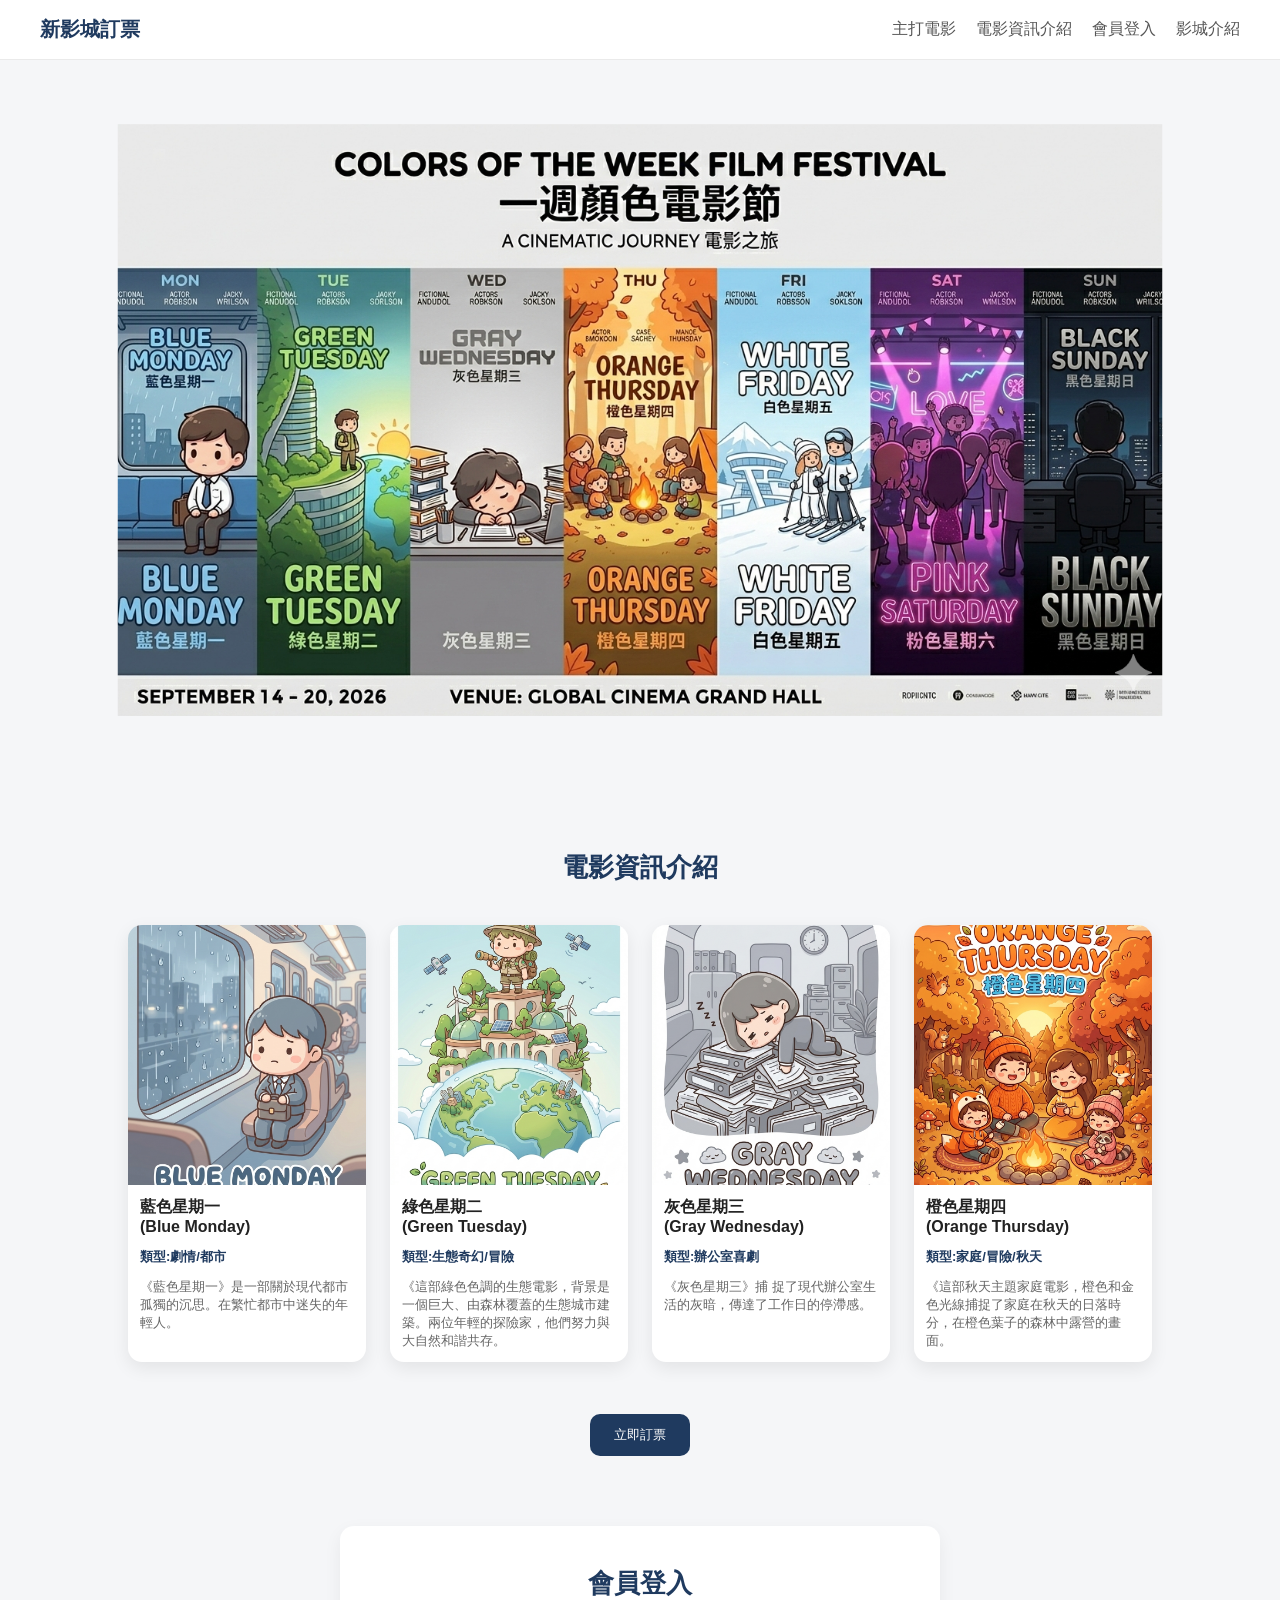
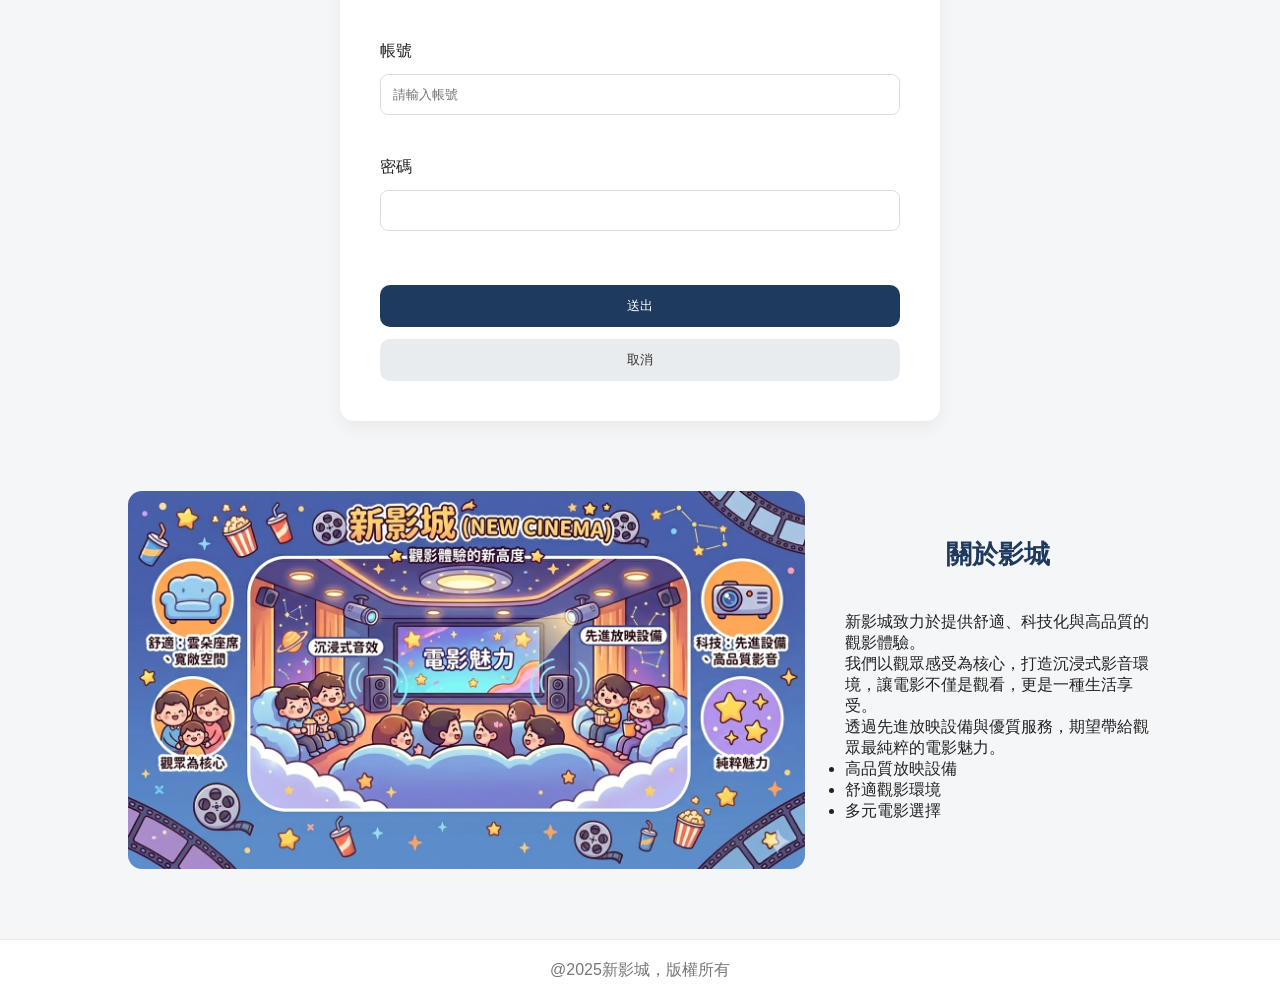
<file: index.html>
<html>
<head>
	<title>電影訂票系統</title>
	<link rel="stylesheet" href="style.css">
</head>

<body>
	<header>
		<h1 onclick="goHome()">新影城訂票</h1>
		<nav>
			<ul>
			<li><a href="#about">主打電影</a></li>
			<li><a href="#movies">電影資訊介紹</a></li>
			<li><a href="#member">會員登入</a></li>
			<li><a href="#cinema">影城介紹</a></li>
			</ul>
		</nav>
	
	</header>
	<main>
		<section id="about" class="header_img">
			<img src="img_movie/00.png">
		</section>
		
		<section id="movies">
			<h2>電影資訊介紹</h2>
		  	<div class="movie-info">
				  <div class="movie-card">
					<img src="img_movie/01.png">
					<h3>藍色星期一 </br>(Blue Monday)</h3>
					<h4>類型:劇情/都市</h4>
					<p>《藍色星期一》是一部關於現代都市孤獨的沉思。在繁忙都市中迷失的年輕人。</p>
				  </div>
		  
				  <div class="movie-card">
					<img src="img_movie/02.png">
					<h3>綠色星期二</br>(Green Tuesday)</h3>
					<h4>類型:生態奇幻/冒險</h4>
					<p>《這部綠色色調的生態電影，背景是一個巨大、由森林覆蓋的生態城市建築。兩位年輕的探險家，他們努力與大自然和諧共存。</p>
				  </div>
		  
				  <div class="movie-card">
					<img src="img_movie/03.png">
					<h3>灰色星期三</br>(Gray Wednesday)</h3>
					<h4>類型:辦公室喜劇</h4>
					<p>《灰色星期三》捕	捉了現代辦公室生活的灰暗，傳達了工作日的停滯感。</p>
				  </div>
		  
				  <div class="movie-card">
					<img src="img_movie/04.png">
					<h3>橙色星期四</br>(Orange Thursday)</h3>
					<h4>類型:家庭/冒險/秋天</h4>
					<p>《這部秋天主題家庭電影，橙色和金色光線捕捉了家庭在秋天的日落時分，在橙色葉子的森林中露營的畫面。</p>
				  </div>
			</div>
			<div class="booking-btn">
		    	<button onclick="goBooking()">立即訂票</button>
		  	</div>
		</section>
		
		<section id="member" class="member-area">
		  <!-- 會員專區 -->
		  <h2>會員登入</h2>
		  <form>
			<label>帳號</label>
			<input type="text" name="account" placeholder="請輸入帳號"><br>
			<label>密碼</label>
			<input type="password" name="password" minlength="8" required><br>
			<button type="submit">送出</button>
			<button type="reset">取消</button>
		  </form>
		</section>
		
		<section id="cinema" class="about-cinema">
			<div class="about-left">
				<div class="image-overlay">
					<img src="img_movie/影城圖片.png">
				</div>
			</div>
			<div class="about-right">
				<h2>關於影城</h2>
				<p>
				新影城致力於提供舒適、科技化與高品質的觀影體驗。</br>
				我們以觀眾感受為核心，打造沉浸式影音環境，讓電影不僅是觀看，更是一種生活享受。</br>
				透過先進放映設備與優質服務，期望帶給觀眾最純粹的電影魅力。
				</p>
				<ul>
					<li>高品質放映設備</li>
					<li>舒適觀影環境</li>
					<li>多元電影選擇</li>
				</ul>
			</div>
		</section>

  </main>
  <footer>
	@2025新影城，版權所有
  </footer>
</body>
	<script src="script.js"></script>
</html>
</file>
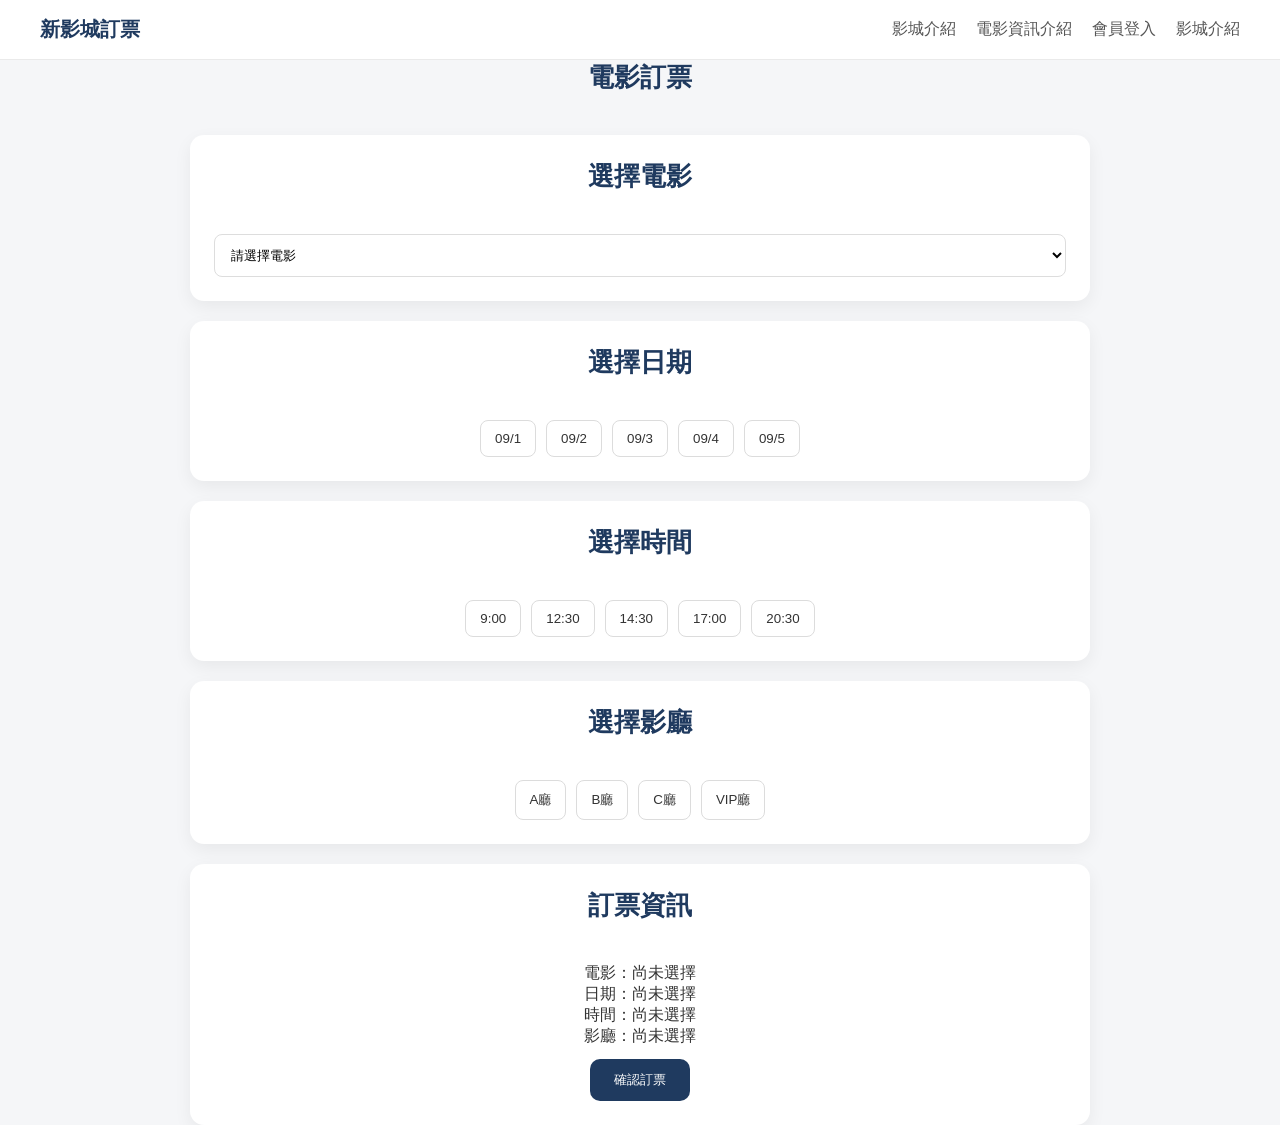
<file: booking.html>
<html>
<head>
	<title>訂票頁面</title>
	<link rel="stylesheet" href="style.css">
</head>

<body>
	<header>
		<h1 onclick="goHome()">新影城訂票</h1>
		<nav>
		  <ul>
			<li><a href="index.html">影城介紹</a></li>
			<li><a href="index.html">電影資訊介紹</a></li>
			<li><a href="index.html">會員登入</a></li>
			<li><a href="index.html">影城介紹</a></li>
		  </ul>
		</nav>
	</header>

	<h2 class="page-title">電影訂票</h2>

	<main class="booking-container">

		<!-- 電影 -->
		<section class="booking-panel movie-select">
		  <h2>選擇電影</h2>
		  <select onchange="selectMovie(this.value)">
			<option value="">請選擇電影</option>
			<option value="藍色星期一">藍色星期一(Blue Monday)</option>
			<option value="綠色星期二">綠色星期二(Green Tuesday)</option>
			<option value="灰色星期三">灰色星期三(Gray Wednesday)</option>
			<option value="橙色星期四">橙色星期四(Orange Thursday)</option>
		  </select>
		</section>

		<!-- 日期 -->
		<section class="booking-panel date-select">
		  <h2>選擇日期</h2>
		  <div class="btn-group">
			<button class="option-btn" onclick="selectDate('2025年09月1日', event)">09/1</button>
			<button class="option-btn" onclick="selectDate('2025年09月2日', event)">09/2</button>
			<button class="option-btn" onclick="selectDate('2025年09月3日', event)">09/3</button>
			<button class="option-btn" onclick="selectDate('2025年09月4日', event)">09/4</button>
			<button class="option-btn" onclick="selectDate('2025年09月5日', event)">09/5</button>
		  </div>
		</section>

		<!-- 時間 -->
		<section class="booking-panel time-select">
		  <h2>選擇時間</h2>
		  <div class="btn-group">
			<button class="option-btn" onclick="selectTime('9:00', event)">9:00</button>
			<button class="option-btn" onclick="selectTime('12:30', event)">12:30</button>
			<button class="option-btn" onclick="selectTime('14:30', event)">14:30</button>
			<button class="option-btn" onclick="selectTime('17:00', event)">17:00</button>
			<button class="option-btn" onclick="selectTime('20:30', event)">20:30</button>
		  </div>
		</section>

		<!-- 影廳 -->
		<section class="booking-panel location-select">
		  <h2>選擇影廳</h2>
		  <div class="btn-group">
			<button class="option-btn" onclick="selectLocation('A廳', event)">A廳</button>
			<button class="option-btn" onclick="selectLocation('B廳', event)">B廳</button>
			<button class="option-btn" onclick="selectLocation('C廳', event)">C廳</button>
			<button class="option-btn" onclick="selectLocation('VIP廳', event)">VIP廳</button>
		  </div>
		</section>

		<!-- 訂票資訊 -->
		<section class="booking-summary">
		  <h2>訂票資訊</h2>
		  <p id="summaryText"></p>
		  <button class="primary-btn" onclick="confirmBooking()">確認訂票</button>
		</section>

	</main>

	<script src="script.js"></script>
</body>
</html>
</file>
<file: style.css>
/* =========================
   基礎設定
========================= */
* {
  margin: 0;
  padding: 0;
  box-sizing: border-box;
  font-family: "Segoe UI", "Noto Sans TC", sans-serif;
}

body {
  background: #f5f6f8;
  color: #222;
}

html {
  scroll-behavior: smooth;
}

/* =========================
   Header（商業白底導航）
========================= */
header {
  position: sticky;
  top: 0;
  z-index: 1000;
  background: #ffffff;
  display: flex;
  justify-content: space-between;
  align-items: center;
  padding: 16px 40px;
  border-bottom: 1px solid #eaeaea;
}

header h1 {
  font-size: 20px;
  color: #1f3a5f;
  cursor: pointer;
  font-weight: 700;
}

nav ul {
  display: flex;
  gap: 20px;
  list-style: none;
}

nav a {
  text-decoration: none;
  color: #555;
  font-weight: 500;
  transition: 0.3s;
}

nav a:hover {
  color: #1f3a5f;
}

/* =========================
   Hero 圖（修正置中跑版）
========================= */
.header_img {
  width: 100%;
  height: 80vh; /* 稍微加高，會更有電影感 */
  overflow: hidden;
  position: relative;
}

.header_img img {
  width: 100%;
  height: 100%;
  object-fit: cover;        /* 核心：裁切填滿 */
  object-position: center;   /* 核心：置中裁切 */
  transform: scale(1.02);    /* 🔥 關鍵：輕微放大，增加滿版感 */
  display: block;
}

/* =========================
   Section 基本
========================= */
section {
  padding: 70px 10%;
}

/* =========================
   標題
========================= */
h2 {
  text-align: center;
  margin-bottom: 40px;
  color: #1f3a5f;
  font-size: 26px;
}

/* =========================
   電影卡片
========================= */
.movie-info {
  display: grid;
  grid-template-columns: repeat(4, 1fr);
  gap: 24px;
}

.movie-card {
  background: #ffffff;
  border-radius: 14px;
  overflow: hidden;
  box-shadow: 0 6px 18px rgba(0,0,0,0.08);
  transition: 0.3s;
}

.movie-card:hover {
  transform: translateY(-6px);
  box-shadow: 0 12px 25px rgba(0,0,0,0.12);
}

.movie-card img {
  width: 100%;
  height: 260px;
  object-fit: cover;
}

.movie-card h3 {
  margin: 12px;
  font-size: 16px;
}

.movie-card h4 {
  margin: 0 12px;
  color: #1f3a5f;
  font-size: 13px;
}

.movie-card p {
  margin: 12px;
  font-size: 13px;
  color: #666;
}

/* =========================
   按鈕系統（統一）
========================= */
button {
  border: none;
  cursor: pointer;
  transition: 0.25s;
  font-weight: 500;
}

.booking-btn {
  display: flex;
  justify-content: center;
  margin-top: 40px;
}

/* 主按鈕 */
.primary-btn,
.booking-btn button,
.member-area button[type="submit"] {
  background: #1f3a5f;
  color: #fff;
  padding: 12px 24px;
  border-radius: 10px;
   margin-top: 12px;
}

.primary-btn:hover,
.booking-btn button:hover,
.member-area button[type="submit"]:hover {
  background: #2f5f8f;
  transform: translateY(-2px);
}

/* 次要按鈕 */
.member-area button[type="reset"] {
  background: #e9ecef;
  color: #333;
  padding: 12px 24px;
  border-radius: 10px;
}

.member-area button[type="reset"]:hover {
  background: #d6d8db;
}

/* booking 選項按鈕 */
.option-btn {
  background: #ffffff;
  border: 1px solid #dcdcdc;
  color: #333;
  padding: 10px 14px;
  border-radius: 8px;
  transition: 0.2s;
}

.option-btn:hover {
  background: #1f3a5f;
  color: #fff;
  border-color: #1f3a5f;
}

/* ⭐ 點選後反白狀態 */
.option-btn.active {
  background: #1f3a5f;
  color: #fff;
  border-color: #1f3a5f;
  transform: scale(1.05);
}

/* =========================
   booking layout
========================= */
.booking-container {
  max-width: 900px;
  margin: auto;
  display: flex;
  flex-direction: column;
  gap: 20px;
}

.booking-panel,
.booking-summary {
  background: #fff;
  padding: 24px;
  border-radius: 14px;
  box-shadow: 0 6px 18px rgba(0,0,0,0.06);
   
}
.booking-summary {
  text-align: center;
}

#summaryText {
  margin-top: 10px;
  font-size: 16px;
  color: #333;
}
/* 新增「被選取狀態」 */
.option-btn.active {
  background: #1f3a5f;
  color: #fff;
  border-color: #1f3a5f;
  transform: scale(1.05);
}

.btn-group {
  display: flex;
  justify-content: center;   /* ⭐ 置中 */
  flex-wrap: wrap;
  gap: 10px;
  margin-top: 10px;
}

/* select */
select {
  width: 100%;
  padding: 12px;
  border-radius: 8px;
  border: 1px solid #ddd;
  background: #fff;
}

/* =========================
   會員區
========================= */
.member-area {
  max-width: 600px;
  margin: auto;
  background: #fff;
  padding: 40px;
  border-radius: 14px;
  box-shadow: 0 6px 18px rgba(0,0,0,0.06);
}

.member-area form {
  display: flex;
  flex-direction: column;
  gap: 12px;
}

.member-area input {
  padding: 12px;
  border-radius: 8px;
  border: 1px solid #ddd;
}

/* =========================
   影城介紹
========================= */
.about-cinema {
  display: flex;
  gap: 40px;
  align-items: center;
}

.about-cinema img {
  width: 100%;
  border-radius: 14px;
}

/* =========================
   footer
========================= */
footer {
  text-align: center;
  padding: 20px;
  background: #fff;
  color: #777;
  border-top: 1px solid #eaeaea;
}

/* =========================
   RWD
========================= */
@media (max-width: 1024px) {
  .movie-info {
    grid-template-columns: repeat(2, 1fr);
  }

  .about-cinema {
    flex-direction: column;
  }
}

@media (max-width: 600px) {
  header {
    flex-direction: column;
    gap: 10px;
  }

  nav ul {
    flex-wrap: wrap;
    justify-content: center;
  }

  .movie-info {
    grid-template-columns: 1fr;
  }

  section {
    padding: 50px 5%;
  }
}
</file>
